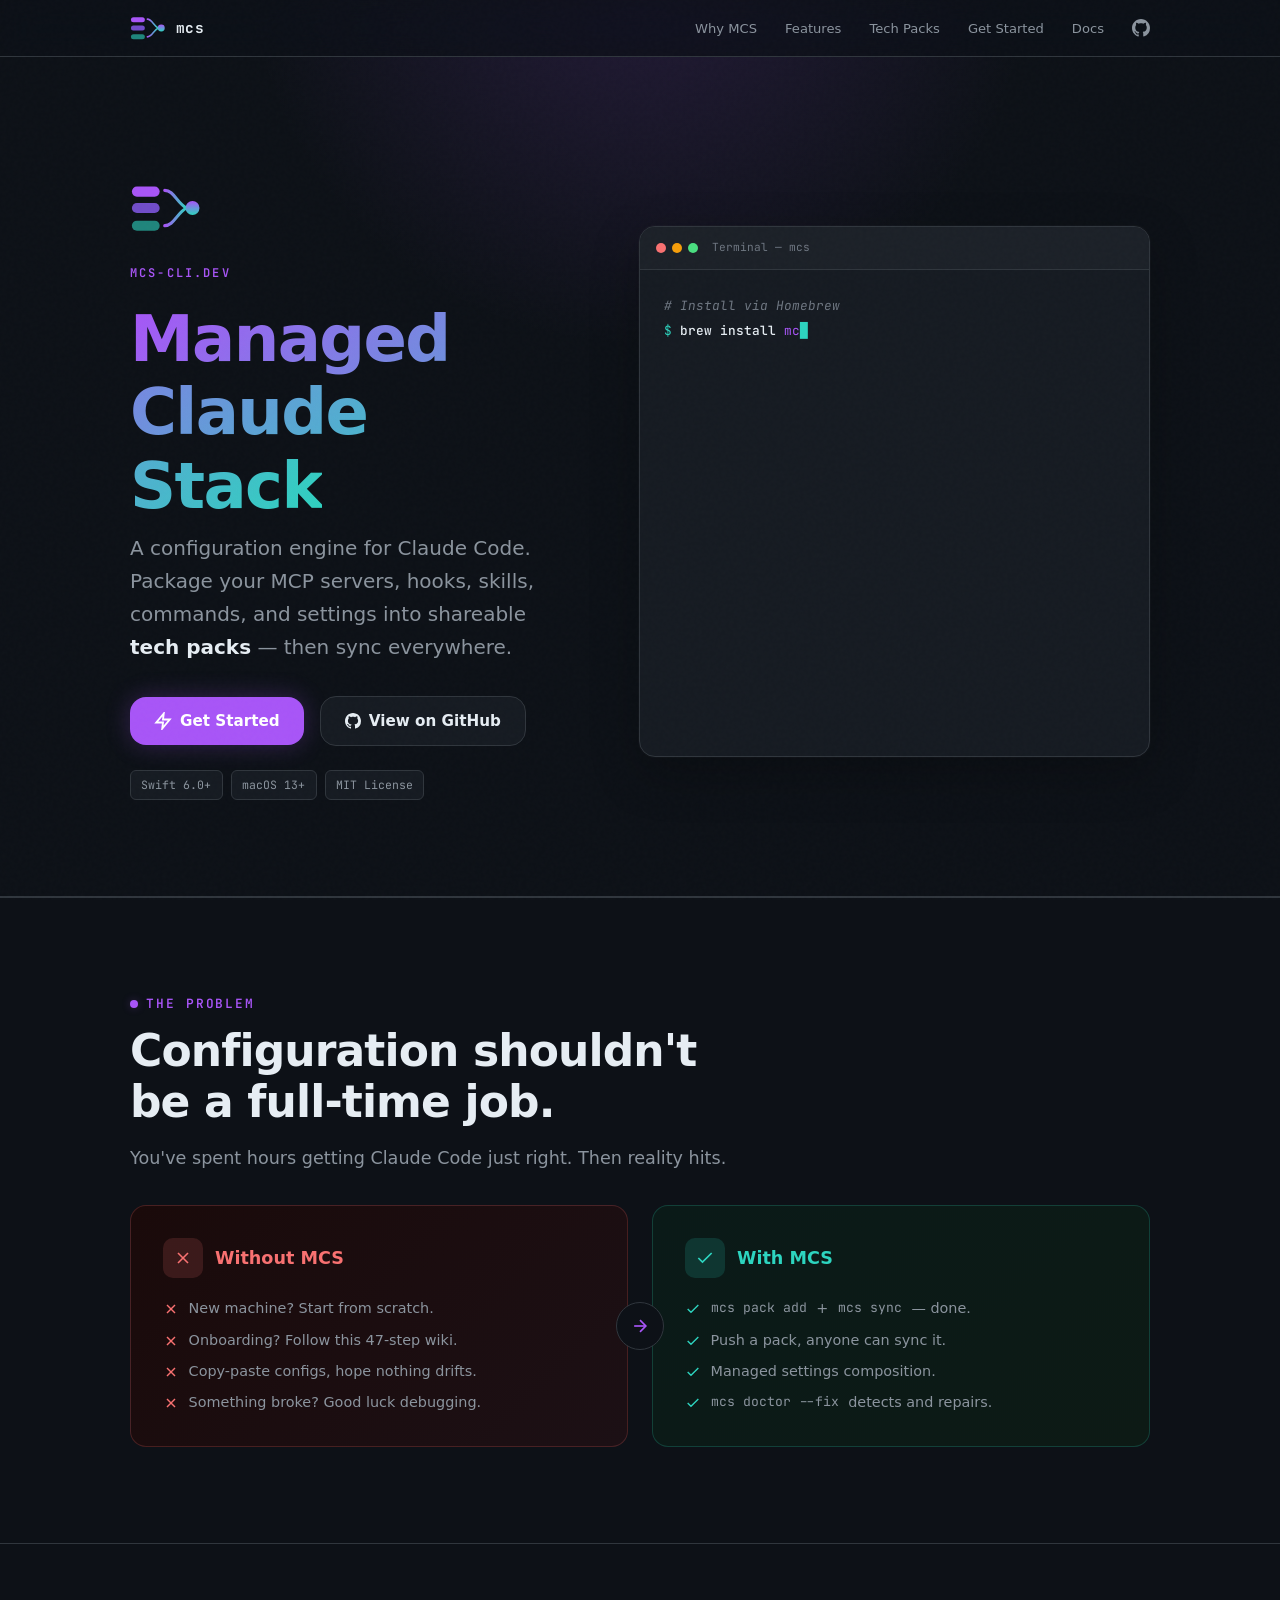
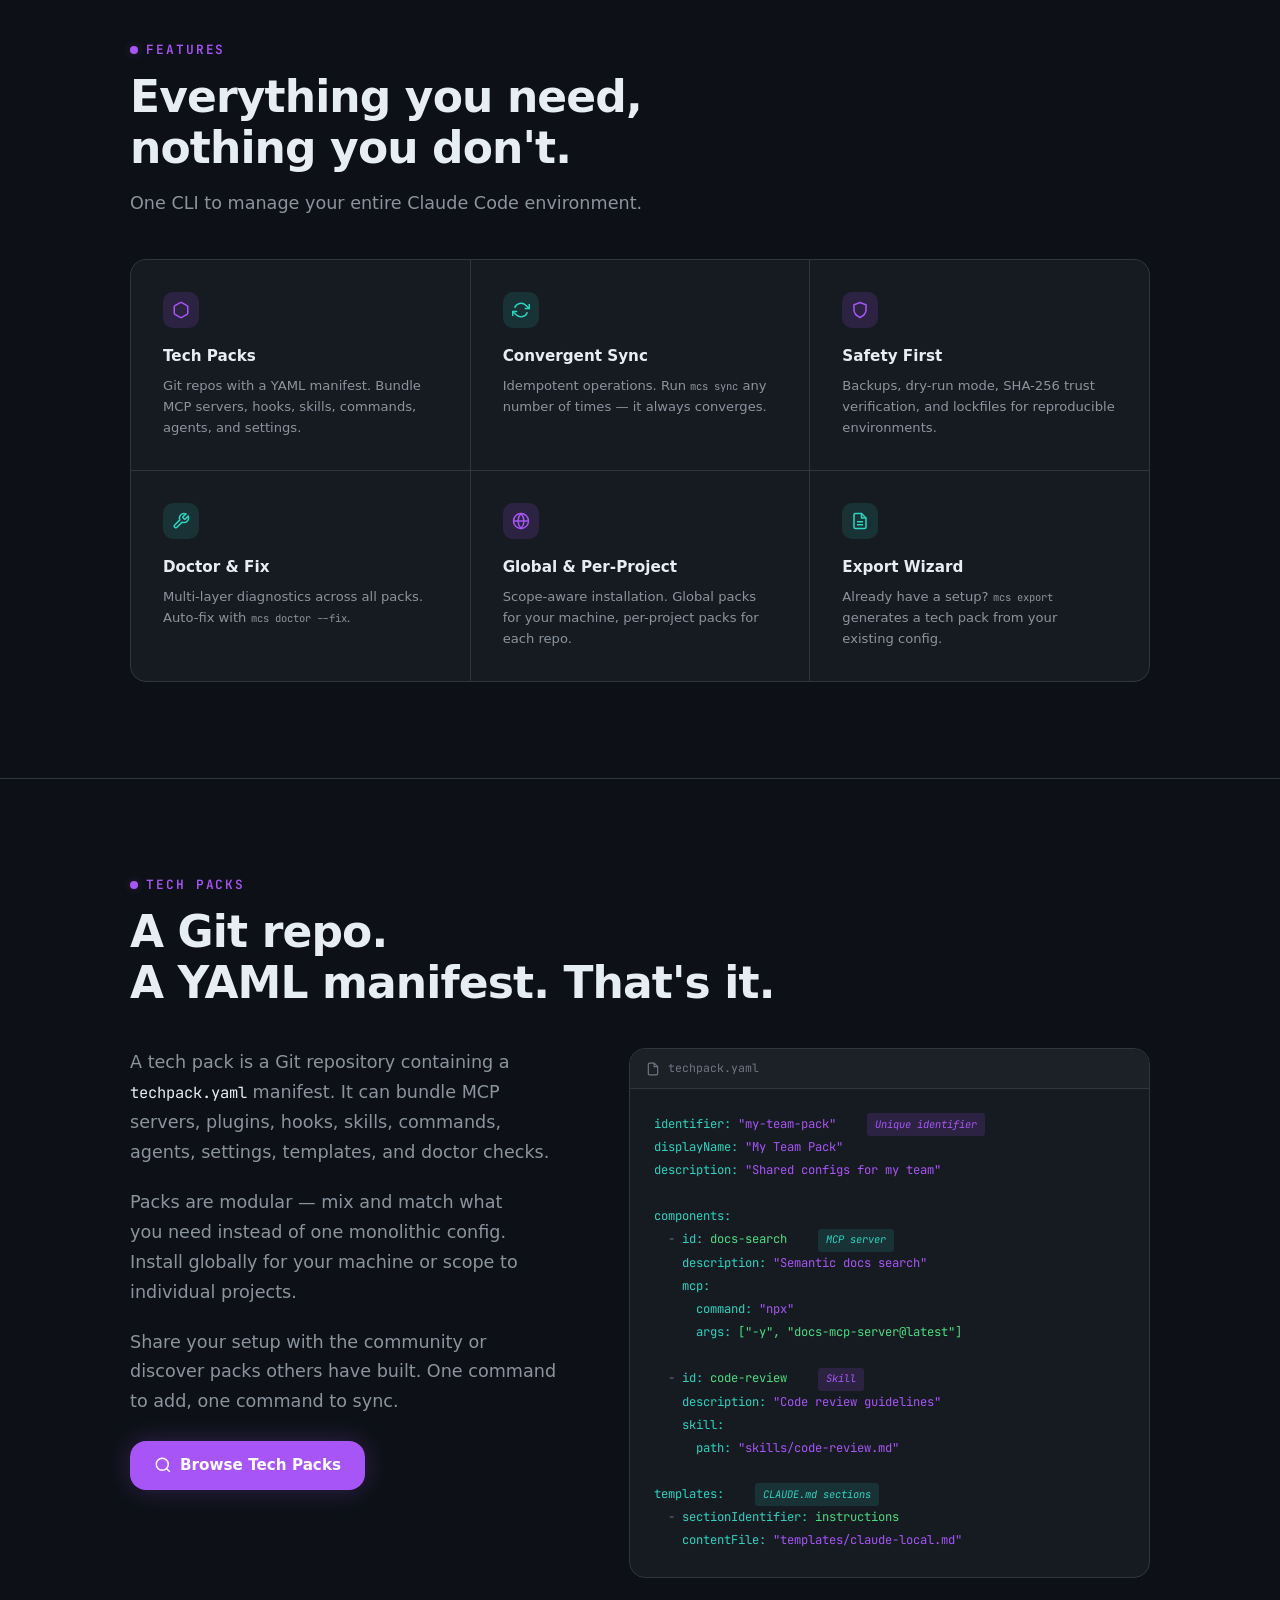
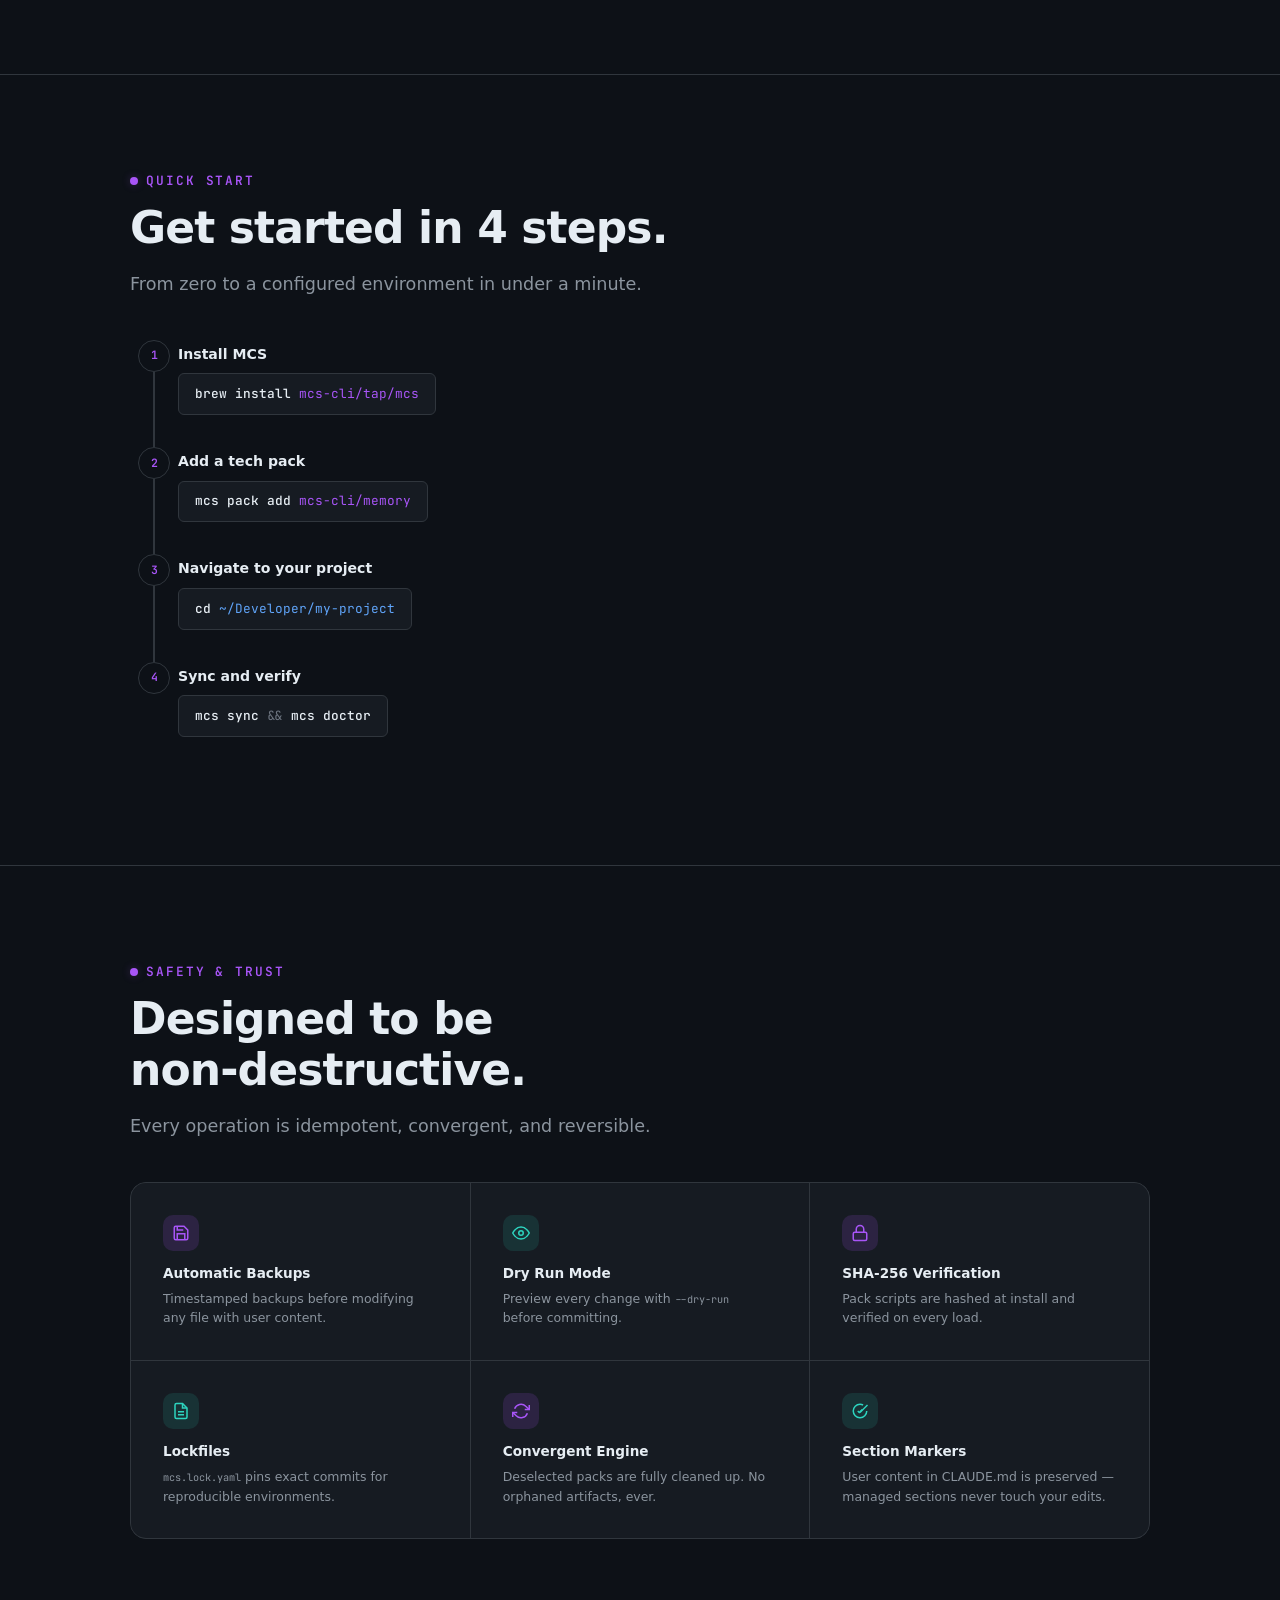
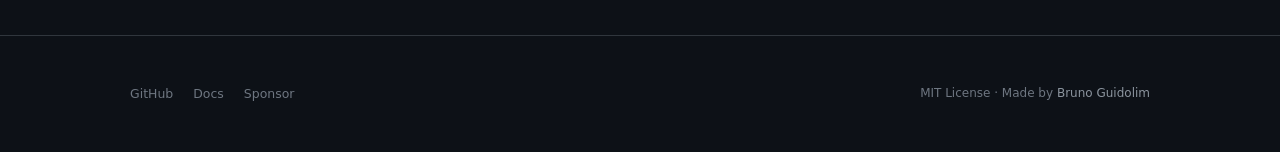
<file: index.html>
<!DOCTYPE html>
<html lang="en">
<head>
<meta charset="UTF-8">
<meta name="viewport" content="width=device-width, initial-scale=1.0">
<title>MCS — Managed Claude Stack</title>
<meta name="description" content="Package your Claude Code MCP servers, hooks, skills, and settings into shareable tech packs. Sync across machines and teams in seconds. Like Ansible for AI dev.">
<meta name="keywords" content="Claude Code, MCP servers, AI development, configuration management, tech packs, CLI tools, developer tools, Anthropic, Claude, hooks, plugins, macOS">
<meta name="author" content="Bruno Guidolim">
<meta name="theme-color" content="#0d1117">
<meta property="og:title" content="MCS — Managed Claude Stack">
<meta property="og:description" content="Package your Claude Code MCP servers, hooks, skills, and settings into shareable tech packs. Sync across machines and teams in seconds. Like Ansible for AI dev.">
<meta property="og:type" content="website">
<meta property="og:url" content="https://mcs-cli.dev">
<meta property="og:site_name" content="MCS">
<meta property="og:image" content="https://mcs-cli.dev/assets/og-image.png">
<meta property="og:image:width" content="2048">
<meta property="og:image:height" content="2048">
<meta name="twitter:card" content="summary">
<meta name="twitter:title" content="MCS — Managed Claude Stack">
<meta name="twitter:description" content="Package your Claude Code MCP servers, hooks, skills, and settings into shareable tech packs. Sync across machines and teams in seconds. Like Ansible for AI dev.">
<meta name="twitter:image" content="https://mcs-cli.dev/assets/og-image.png">
<link rel="canonical" href="https://mcs-cli.dev">
<link rel="icon" type="image/svg+xml" href="assets/favicon.svg">
<link rel="preconnect" href="https://api.fontshare.com">
<link rel="preconnect" href="https://fonts.googleapis.com">
<link rel="preconnect" href="https://fonts.gstatic.com" crossorigin>
<link href="https://api.fontshare.com/v2/css?f[]=general-sans@400,500,600,700&f[]=satoshi@400,500,700,900&display=swap" rel="stylesheet">
<link href="https://fonts.googleapis.com/css2?family=JetBrains+Mono:wght@400;500;600;700&display=swap" rel="stylesheet">
<link rel="stylesheet" href="css/style.css">
<script src="https://cdn.telemetrydeck.com/websdk/telemetrydeck.min.js" data-app-id="3FEA8C20-0C56-4803-AB19-223CDAF5975E"></script>
<noscript><style>.fade-in{opacity:1;transform:none}.terminal-body{visibility:visible}</style></noscript>
<script type="application/ld+json">
{
  "@context": "https://schema.org",
  "@type": "SoftwareApplication",
  "name": "MCS",
  "alternateName": "Managed Claude Stack",
  "description": "A configuration engine for Claude Code. Package MCP servers, hooks, skills, commands, and settings into shareable tech packs.",
  "applicationCategory": "DeveloperApplication",
  "operatingSystem": "macOS",
  "url": "https://mcs-cli.dev",
  "codeRepository": "https://github.com/mcs-cli/mcs",
  "license": "https://opensource.org/licenses/MIT",
  "programmingLanguage": "Swift"
}
</script>
</head>
<body>
<nav class="nav"><div class="nav-inner"><a href="/" class="nav-brand"><svg width="36" height="24" viewBox="0 0 54 38" fill="none"><defs><linearGradient id="nav-gv" x1="0" y1="0" x2="0" y2="1"><stop offset="0%" stop-color="#a855f7"/><stop offset="100%" stop-color="#2dd4bf"/></linearGradient><linearGradient id="nav-gh" x1="0" y1="0" x2="1" y2="0"><stop offset="0%" stop-color="#a855f7"/><stop offset="100%" stop-color="#2dd4bf"/></linearGradient></defs><rect x="0" y="2" width="22" height="8" rx="4" fill="#a855f7"/><rect x="0" y="15" width="22" height="8" rx="4" fill="#8b5cf6" opacity="0.8"/><rect x="0" y="29" width="22" height="8" rx="4" fill="#2dd4bf" opacity="0.6"/><path d="M26 5 C33 5,35 14,43 19 C35 24,33 33,26 33" fill="none" stroke="url(#nav-gh)" stroke-width="2.5" stroke-linecap="round"/><circle cx="48" cy="19" r="5.5" fill="url(#nav-gv)"/></svg>mcs</a><div class="nav-links"><a href="#problem">Why MCS</a><a href="#features">Features</a><a href="#techpack">Tech Packs</a><a href="#quickstart">Get Started</a><a href="https://github.com/mcs-cli/mcs/tree/main/docs" target="_blank" rel="noopener">Docs</a><a href="https://github.com/mcs-cli/mcs" target="_blank" rel="noopener" class="nav-gh"><svg viewBox="0 0 24 24" fill="currentColor"><path d="M12 0C5.37 0 0 5.37 0 12c0 5.31 3.435 9.795 8.205 11.385.6.105.825-.255.825-.57 0-.285-.015-1.23-.015-2.235-3.015.555-3.795-.735-4.035-1.41-.135-.345-.72-1.41-1.23-1.695-.42-.225-1.02-.78-.015-.795.945-.015 1.62.87 1.845 1.23 1.08 1.815 2.805 1.305 3.495.99.105-.78.42-1.305.765-1.605-2.67-.3-5.46-1.335-5.46-5.925 0-1.305.465-2.385 1.23-3.225-.12-.3-.54-1.53.12-3.18 0 0 1.005-.315 3.3 1.23.96-.27 1.98-.405 3-.405s2.04.135 3 .405c2.295-1.56 3.3-1.23 3.3-1.23.66 1.65.24 2.88.12 3.18.765.84 1.23 1.905 1.23 3.225 0 4.605-2.805 5.625-5.475 5.925.435.375.81 1.095.81 2.22 0 1.605-.015 2.895-.015 3.3 0 .315.225.69.825.57A12.02 12.02 0 0024 12c0-6.63-5.37-12-12-12z"/></svg></a></div></div></nav>

<section class="hero"><div class="container"><div class="hero-grid"><div class="hero-text">
<div class="hero-logo fade-in"><svg width="72" height="48" viewBox="0 0 54 38" fill="none"><defs><linearGradient id="hero-gv" x1="0" y1="0" x2="0" y2="1"><stop offset="0%" stop-color="#a855f7"/><stop offset="100%" stop-color="#2dd4bf"/></linearGradient><linearGradient id="hero-gh" x1="0" y1="0" x2="1" y2="0"><stop offset="0%" stop-color="#a855f7"/><stop offset="100%" stop-color="#2dd4bf"/></linearGradient></defs><rect x="0" y="2" width="22" height="8" rx="4" fill="#a855f7"/><rect x="0" y="15" width="22" height="8" rx="4" fill="#8b5cf6" opacity="0.8"/><rect x="0" y="29" width="22" height="8" rx="4" fill="#2dd4bf" opacity="0.6"/><path d="M26 5 C33 5,35 14,43 19 C35 24,33 33,26 33" fill="none" stroke="url(#hero-gh)" stroke-width="2.5" stroke-linecap="round"/><circle cx="48" cy="19" r="5.5" fill="url(#hero-gv)"/></svg></div>
<div class="hero-eyebrow fade-in fade-in-delay-1">mcs-cli.dev</div>
<h1 class="fade-in fade-in-delay-2"><span>Managed Claude Stack</span></h1>
<p class="hero-tagline fade-in fade-in-delay-3">A configuration engine for Claude Code. Package your MCP servers, hooks, skills, commands, and settings into shareable <strong style="color:var(--text-primary)">tech packs</strong> — then sync everywhere.</p>
<div class="hero-actions fade-in fade-in-delay-4">
<a href="#quickstart" class="btn-primary"><svg width="18" height="18" viewBox="0 0 24 24" fill="none" stroke="currentColor" stroke-width="2.5"><path d="M13 2L3 14h9l-1 8 10-12h-9l1-8z"/></svg>Get Started</a>
<a href="https://github.com/mcs-cli/mcs" target="_blank" rel="noopener" class="btn-secondary"><svg width="16" height="16" viewBox="0 0 24 24" fill="currentColor"><path d="M12 0C5.37 0 0 5.37 0 12c0 5.31 3.435 9.795 8.205 11.385.6.105.825-.255.825-.57 0-.285-.015-1.23-.015-2.235-3.015.555-3.795-.735-4.035-1.41-.135-.345-.72-1.41-1.23-1.695-.42-.225-1.02-.78-.015-.795.945-.015 1.62.87 1.845 1.23 1.08 1.815 2.805 1.305 3.495.99.105-.78.42-1.305.765-1.605-2.67-.3-5.46-1.335-5.46-5.925 0-1.305.465-2.385 1.23-3.225-.12-.3-.54-1.53.12-3.18 0 0 1.005-.315 3.3 1.23.96-.27 1.98-.405 3-.405s2.04.135 3 .405c2.295-1.56 3.3-1.23 3.3-1.23.66 1.65.24 2.88.12 3.18.765.84 1.23 1.905 1.23 3.225 0 4.605-2.805 5.625-5.475 5.925.435.375.81 1.095.81 2.22 0 1.605-.015 2.895-.015 3.3 0 .315.225.69.825.57A12.02 12.02 0 0024 12c0-6.63-5.37-12-12-12z"/></svg>View on GitHub</a>
</div>
<div class="hero-badges fade-in fade-in-delay-4"><span class="hero-badge">Swift 6.0+</span><span class="hero-badge">macOS 13+</span><span class="hero-badge">MIT License</span></div>
</div>

<div class="terminal fade-in fade-in-delay-2"><div class="terminal-bar"><span class="terminal-dot"></span><span class="terminal-dot"></span><span class="terminal-dot"></span><span class="terminal-title">Terminal — mcs</span></div>
<div class="terminal-body"><span class="t-comment"># Install via Homebrew</span>
<span class="t-prompt">$</span> <span class="t-cmd">brew install</span> <span class="t-arg">mcs-cli/tap/mcs</span>

<span class="t-comment"># Add a tech pack</span>
<span class="t-prompt">$</span> <span class="t-cmd">mcs pack add</span> <span class="t-arg">mcs-cli/memory</span>
<span class="t-success">[OK]</span> <span class="t-out">Pack 'Memory' added successfully.</span>

<span class="t-comment"># Sync your project</span>
<span class="t-prompt">$</span> <span class="t-cmd">cd</span> <span class="t-path">~/Developer/my-project</span>
<span class="t-prompt">$</span> <span class="t-cmd">mcs sync</span>
<span class="t-success">[OK]</span> <span class="t-out">Updated .mcs-project</span>

<span class="t-comment"># Verify everything</span>
<span class="t-prompt">$</span> <span class="t-cmd">mcs doctor</span>
<span class="t-success">✓</span> <span class="t-out">Dependencies: </span><span class="t-dim">all installed</span>
<span class="t-success">✓</span> <span class="t-out">MCP Servers: </span><span class="t-dim">registered</span>
<span class="t-success">✓</span> <span class="t-out">Hooks: </span><span class="t-dim">present and executable</span>
<span class="t-success">3 passed</span><span class="t-dim">, 0 issues</span></div></div>
</div></div></section>

<section id="problem"><div class="container">
<div class="section-label fade-in">The Problem</div>
<h2 class="section-title fade-in">Configuration shouldn't<br>be a full-time job.</h2>
<p class="section-desc fade-in">You've spent hours getting Claude Code just right. Then reality hits.</p>
<div class="versus-wrapper fade-in fade-in-delay-2"><div class="versus-grid">
<div class="versus-card versus-card--pain"><h3><div class="versus-icon"><svg width="20" height="20" viewBox="0 0 24 24" fill="none" stroke="currentColor" stroke-width="2"><line x1="18" y1="6" x2="6" y2="18"/><line x1="6" y1="6" x2="18" y2="18"/></svg></div>Without MCS</h3>
<ul class="versus-list">
<li><svg viewBox="0 0 24 24" fill="none" stroke="currentColor" stroke-width="2"><line x1="18" y1="6" x2="6" y2="18"/><line x1="6" y1="6" x2="18" y2="18"/></svg>New machine? Start from scratch.</li>
<li><svg viewBox="0 0 24 24" fill="none" stroke="currentColor" stroke-width="2"><line x1="18" y1="6" x2="6" y2="18"/><line x1="6" y1="6" x2="18" y2="18"/></svg>Onboarding? Follow this 47-step wiki.</li>
<li><svg viewBox="0 0 24 24" fill="none" stroke="currentColor" stroke-width="2"><line x1="18" y1="6" x2="6" y2="18"/><line x1="6" y1="6" x2="18" y2="18"/></svg>Copy-paste configs, hope nothing drifts.</li>
<li><svg viewBox="0 0 24 24" fill="none" stroke="currentColor" stroke-width="2"><line x1="18" y1="6" x2="6" y2="18"/><line x1="6" y1="6" x2="18" y2="18"/></svg>Something broke? Good luck debugging.</li>
</ul></div>
<div class="versus-arrow"><svg width="20" height="20" viewBox="0 0 24 24" fill="none" stroke="currentColor" stroke-width="2"><line x1="5" y1="12" x2="19" y2="12"/><polyline points="12 5 19 12 12 19"/></svg></div>
<div class="versus-card versus-card--gain"><h3><div class="versus-icon"><svg width="20" height="20" viewBox="0 0 24 24" fill="none" stroke="currentColor" stroke-width="2"><polyline points="20 6 9 17 4 12"/></svg></div>With MCS</h3>
<ul class="versus-list">
<li><svg viewBox="0 0 24 24" fill="none" stroke="currentColor" stroke-width="2"><polyline points="20 6 9 17 4 12"/></svg><code style="font-family:var(--mono);font-size:.82rem">mcs pack add</code> + <code style="font-family:var(--mono);font-size:.82rem">mcs sync</code> — done.</li>
<li><svg viewBox="0 0 24 24" fill="none" stroke="currentColor" stroke-width="2"><polyline points="20 6 9 17 4 12"/></svg>Push a pack, anyone can sync it.</li>
<li><svg viewBox="0 0 24 24" fill="none" stroke="currentColor" stroke-width="2"><polyline points="20 6 9 17 4 12"/></svg>Managed settings composition.</li>
<li><svg viewBox="0 0 24 24" fill="none" stroke="currentColor" stroke-width="2"><polyline points="20 6 9 17 4 12"/></svg><code style="font-family:var(--mono);font-size:.82rem">mcs doctor --fix</code> detects and repairs.</li>
</ul></div>
</div></div>
</div></section>

<section id="features"><div class="container">
<div class="section-label fade-in">Features</div>
<h2 class="section-title fade-in">Everything you need,<br>nothing you don't.</h2>
<p class="section-desc fade-in">One CLI to manage your entire Claude Code environment.</p>
<div class="features-grid fade-in fade-in-delay-2">
<div class="feature-cell"><div class="feature-icon feature-icon--purple"><svg width="18" height="18" viewBox="0 0 24 24" fill="none" stroke="currentColor" stroke-width="2"><path d="M21 16V8a2 2 0 00-1-1.73l-7-4a2 2 0 00-2 0l-7 4A2 2 0 003 8v8a2 2 0 001 1.73l7 4a2 2 0 002 0l7-4A2 2 0 0021 16z"/></svg></div><h4>Tech Packs</h4><p>Git repos with a YAML manifest. Bundle MCP servers, hooks, skills, commands, agents, and settings.</p></div>
<div class="feature-cell"><div class="feature-icon feature-icon--teal"><svg width="18" height="18" viewBox="0 0 24 24" fill="none" stroke="currentColor" stroke-width="2"><polyline points="23 4 23 10 17 10"/><polyline points="1 20 1 14 7 14"/><path d="M3.51 9a9 9 0 0114.85-3.36L23 10M1 14l4.64 4.36A9 9 0 0020.49 15"/></svg></div><h4>Convergent Sync</h4><p>Idempotent operations. Run <code style="font-family:var(--mono);font-size:.8em">mcs sync</code> any number of times — it always converges.</p></div>
<div class="feature-cell"><div class="feature-icon feature-icon--purple"><svg width="18" height="18" viewBox="0 0 24 24" fill="none" stroke="currentColor" stroke-width="2"><path d="M12 22s8-4 8-10V5l-8-3-8 3v7c0 6 8 10 8 10z"/></svg></div><h4>Safety First</h4><p>Backups, dry-run mode, SHA-256 trust verification, and lockfiles for reproducible environments.</p></div>
<div class="feature-cell"><div class="feature-icon feature-icon--teal"><svg width="18" height="18" viewBox="0 0 24 24" fill="none" stroke="currentColor" stroke-width="2"><path d="M14.7 6.3a1 1 0 000 1.4l1.6 1.6a1 1 0 001.4 0l3.77-3.77a6 6 0 01-7.94 7.94l-6.91 6.91a2.12 2.12 0 01-3-3l6.91-6.91a6 6 0 017.94-7.94l-3.76 3.76z"/></svg></div><h4>Doctor &amp; Fix</h4><p>Multi-layer diagnostics across all packs. Auto-fix with <code style="font-family:var(--mono);font-size:.8em">mcs doctor --fix</code>.</p></div>
<div class="feature-cell"><div class="feature-icon feature-icon--purple"><svg width="18" height="18" viewBox="0 0 24 24" fill="none" stroke="currentColor" stroke-width="2"><circle cx="12" cy="12" r="10"/><line x1="2" y1="12" x2="22" y2="12"/><path d="M12 2a15.3 15.3 0 014 10 15.3 15.3 0 01-4 10 15.3 15.3 0 01-4-10 15.3 15.3 0 014-10z"/></svg></div><h4>Global &amp; Per-Project</h4><p>Scope-aware installation. Global packs for your machine, per-project packs for each repo.</p></div>
<div class="feature-cell"><div class="feature-icon feature-icon--teal"><svg width="18" height="18" viewBox="0 0 24 24" fill="none" stroke="currentColor" stroke-width="2"><path d="M14 2H6a2 2 0 00-2 2v16a2 2 0 002 2h12a2 2 0 002-2V8z"/><polyline points="14 2 14 8 20 8"/><line x1="16" y1="13" x2="8" y2="13"/><line x1="16" y1="17" x2="8" y2="17"/></svg></div><h4>Export Wizard</h4><p>Already have a setup? <code style="font-family:var(--mono);font-size:.8em">mcs export</code> generates a tech pack from your existing config.</p></div>
</div>
</div></section>

<section id="techpack"><div class="container">
<div class="section-label fade-in">Tech Packs</div>
<h2 class="section-title fade-in">A Git repo.<br>A YAML manifest. That's it.</h2>
<div class="techpack-layout">
<div class="techpack-explainer fade-in">
<p>A tech pack is a Git repository containing a <code style="font-family:var(--mono);font-size:.88em;color:var(--text-primary)">techpack.yaml</code> manifest. It can bundle MCP servers, plugins, hooks, skills, commands, agents, settings, templates, and doctor checks.</p>
<p>Packs are modular — mix and match what you need instead of one monolithic config. Install globally for your machine or scope to individual projects.</p>
<p>Share your setup with the community or discover packs others have built. One command to add, one command to sync.</p>
<div style="margin-top:1.5rem"><a href="https://techpacks.mcs-cli.dev" class="btn-primary"><svg width="18" height="18" viewBox="0 0 24 24" fill="none" stroke="currentColor" stroke-width="2"><circle cx="11" cy="11" r="8"/><line x1="21" y1="21" x2="16.65" y2="16.65"/></svg>Browse Tech Packs</a></div>
</div>
<div class="yaml-block fade-in fade-in-delay-2"><div class="yaml-header"><svg width="14" height="14" viewBox="0 0 24 24" fill="none" stroke="currentColor" stroke-width="2"><path d="M14 2H6a2 2 0 00-2 2v16a2 2 0 002 2h12a2 2 0 002-2V8z"/><polyline points="14 2 14 8 20 8"/></svg>techpack.yaml</div>
<div class="yaml-body"><span class="y-key">identifier:</span> <span class="y-str">"my-team-pack"</span> <span class="y-annotation y-annotation--purple">Unique identifier</span>
<span class="y-key">displayName:</span> <span class="y-str">"My Team Pack"</span>
<span class="y-key">description:</span> <span class="y-str">"Shared configs for my team"</span>

<span class="y-key">components:</span>
  <span class="y-list">-</span> <span class="y-key">id:</span> <span class="y-val">docs-search</span> <span class="y-annotation y-annotation--teal">MCP server</span>
    <span class="y-key">description:</span> <span class="y-str">"Semantic docs search"</span>
    <span class="y-key">mcp:</span>
      <span class="y-key">command:</span> <span class="y-str">"npx"</span>
      <span class="y-key">args:</span> <span class="y-val">["-y", "docs-mcp-server@latest"]</span>

  <span class="y-list">-</span> <span class="y-key">id:</span> <span class="y-val">code-review</span> <span class="y-annotation y-annotation--purple">Skill</span>
    <span class="y-key">description:</span> <span class="y-str">"Code review guidelines"</span>
    <span class="y-key">skill:</span>
      <span class="y-key">path:</span> <span class="y-str">"skills/code-review.md"</span>

<span class="y-key">templates:</span> <span class="y-annotation y-annotation--teal">CLAUDE.md sections</span>
  <span class="y-list">-</span> <span class="y-key">sectionIdentifier:</span> <span class="y-val">instructions</span>
    <span class="y-key">contentFile:</span> <span class="y-str">"templates/claude-local.md"</span></div></div>
</div>
</div></section>

<section id="quickstart"><div class="container">
<div class="section-label fade-in">Quick Start</div>
<h2 class="section-title fade-in">Get started in 4 steps.</h2>
<p class="section-desc fade-in">From zero to a configured environment in under a minute.</p>
<div class="steps">
<div class="step fade-in"><div class="step-indicator"><div class="step-num">1</div><div class="step-line"></div></div><div class="step-content"><div class="step-label">Install MCS</div><div class="step-code"><span class="sc">brew install</span> <span class="sa">mcs-cli/tap/mcs</span></div></div></div>
<div class="step fade-in fade-in-delay-1"><div class="step-indicator"><div class="step-num">2</div><div class="step-line"></div></div><div class="step-content"><div class="step-label">Add a tech pack</div><div class="step-code"><span class="sc">mcs pack add</span> <span class="sa">mcs-cli/memory</span></div></div></div>
<div class="step fade-in fade-in-delay-2"><div class="step-indicator"><div class="step-num">3</div><div class="step-line"></div></div><div class="step-content"><div class="step-label">Navigate to your project</div><div class="step-code"><span class="sc">cd</span> <span class="sp">~/Developer/my-project</span></div></div></div>
<div class="step fade-in fade-in-delay-3"><div class="step-indicator"><div class="step-num">4</div><div class="step-line"></div></div><div class="step-content"><div class="step-label">Sync and verify</div><div class="step-code"><span class="sc">mcs sync</span> <span class="sd">&&</span> <span class="sc">mcs doctor</span></div></div></div>
</div>
</div></section>

<section id="safety"><div class="container">
<div class="section-label fade-in">Safety &amp; Trust</div>
<h2 class="section-title fade-in">Designed to be<br>non-destructive.</h2>
<p class="section-desc fade-in">Every operation is idempotent, convergent, and reversible.</p>
<div class="safety-grid fade-in fade-in-delay-2">
<div class="safety-item"><div class="safety-icon safety-icon--purple"><svg width="18" height="18" viewBox="0 0 24 24" fill="none" stroke="currentColor" stroke-width="2"><path d="M19 21H5a2 2 0 01-2-2V5a2 2 0 012-2h11l5 5v11a2 2 0 01-2 2z"/><polyline points="17 21 17 13 7 13 7 21"/><polyline points="7 3 7 8 15 8"/></svg></div><h4>Automatic Backups</h4><p>Timestamped backups before modifying any file with user content.</p></div>
<div class="safety-item"><div class="safety-icon safety-icon--teal"><svg width="18" height="18" viewBox="0 0 24 24" fill="none" stroke="currentColor" stroke-width="2"><path d="M1 12s4-8 11-8 11 8 11 8-4 8-11 8-11-8-11-8z"/><circle cx="12" cy="12" r="3"/></svg></div><h4>Dry Run Mode</h4><p>Preview every change with <code style="font-family:var(--mono);font-size:.82em">--dry-run</code> before committing.</p></div>
<div class="safety-item"><div class="safety-icon safety-icon--purple"><svg width="18" height="18" viewBox="0 0 24 24" fill="none" stroke="currentColor" stroke-width="2"><rect x="3" y="11" width="18" height="11" rx="2" ry="2"/><path d="M7 11V7a5 5 0 0110 0v4"/></svg></div><h4>SHA-256 Verification</h4><p>Pack scripts are hashed at install and verified on every load.</p></div>
<div class="safety-item"><div class="safety-icon safety-icon--teal"><svg width="18" height="18" viewBox="0 0 24 24" fill="none" stroke="currentColor" stroke-width="2"><path d="M14 2H6a2 2 0 00-2 2v16a2 2 0 002 2h12a2 2 0 002-2V8z"/><polyline points="14 2 14 8 20 8"/><line x1="16" y1="13" x2="8" y2="13"/><line x1="16" y1="17" x2="8" y2="17"/></svg></div><h4>Lockfiles</h4><p><code style="font-family:var(--mono);font-size:.82em">mcs.lock.yaml</code> pins exact commits for reproducible environments.</p></div>
<div class="safety-item"><div class="safety-icon safety-icon--purple"><svg width="18" height="18" viewBox="0 0 24 24" fill="none" stroke="currentColor" stroke-width="2"><polyline points="23 4 23 10 17 10"/><polyline points="1 20 1 14 7 14"/><path d="M3.51 9a9 9 0 0114.85-3.36L23 10M1 14l4.64 4.36A9 9 0 0020.49 15"/></svg></div><h4>Convergent Engine</h4><p>Deselected packs are fully cleaned up. No orphaned artifacts, ever.</p></div>
<div class="safety-item"><div class="safety-icon safety-icon--teal"><svg width="18" height="18" viewBox="0 0 24 24" fill="none" stroke="currentColor" stroke-width="2"><path d="M9 12l2 2 4-4"/><path d="M21 12c0 4.97-4.03 9-9 9s-9-4.03-9-9 4.03-9 9-9c1.48 0 2.88.36 4.11 1"/><polyline points="22 4 12 14.01"/></svg></div><h4>Section Markers</h4><p>User content in CLAUDE.md is preserved — managed sections never touch your edits.</p></div>
</div>
</div></section>

<footer class="site-footer"><div class="container"><div class="footer-inner">
<div class="footer-left"><div class="footer-links"><a href="https://github.com/mcs-cli/mcs" target="_blank" rel="noopener">GitHub</a><a href="https://github.com/mcs-cli/mcs/tree/main/docs" target="_blank" rel="noopener">Docs</a><a href="https://github.com/sponsors/bguidolim" target="_blank" rel="noopener">Sponsor</a></div></div>
<div class="footer-right">MIT License · Made by <a href="https://github.com/bguidolim" target="_blank" rel="noopener">Bruno Guidolim</a></div>
</div></div></footer>

<script src="js/main.js"></script>
</body>
</html>
</file>
<file: css/style.css>
*,*::before,*::after{box-sizing:border-box;margin:0;padding:0}
html{-webkit-font-smoothing:antialiased;-moz-osx-font-smoothing:grayscale;text-rendering:optimizeLegibility;scroll-behavior:smooth;scroll-padding-top:5rem}
body{min-height:100dvh;line-height:1.6;font-family:'General Sans','Satoshi',system-ui,sans-serif;color:#e6edf3;background:#0d1117;overflow-x:hidden}
:root{--bg:#0d1117;--bg-elevated:#161b22;--bg-card:#1c2128;--bg-card-hover:#21262d;--border:#30363d;--border-bright:#484f58;--text-primary:#e6edf3;--text-secondary:#8b949e;--text-muted:#6e7681;--purple:#a855f7;--purple-dim:#7c3aed;--purple-glow:rgba(168,85,247,0.15);--purple-glow-strong:rgba(168,85,247,0.25);--teal:#2dd4bf;--teal-dim:#14b8a6;--teal-glow:rgba(45,212,191,0.12);--amber:#f59e0b;--red:#f87171;--green:#4ade80;--blue:#60a5fa;--mono:'JetBrains Mono','Fira Code',monospace;--sans:'General Sans','Satoshi',system-ui,sans-serif;--heading:'Satoshi','General Sans',system-ui,sans-serif;--radius-sm:6px;--radius-md:10px;--radius-lg:16px;--transition:200ms cubic-bezier(0.16,1,0.3,1)}
::selection{background:var(--purple-glow-strong);color:var(--text-primary)}
img,picture,svg{display:block;max-width:100%}
h1,h2,h3{text-wrap:balance;line-height:1.15}
p,li{text-wrap:pretty}
a{color:var(--purple);text-decoration:none;transition:color var(--transition)}
a:hover{color:var(--teal)}
@media(prefers-reduced-motion:reduce){*,*::before,*::after{animation-duration:.01ms!important;transition-duration:.01ms!important;scroll-behavior:auto!important}}

/* Nav */
.nav{position:fixed;top:0;left:0;right:0;z-index:100;background:rgba(13,17,23,0.8);backdrop-filter:blur(16px) saturate(180%);-webkit-backdrop-filter:blur(16px) saturate(180%);border-bottom:1px solid var(--border)}
.nav-inner{max-width:1100px;margin:0 auto;padding:0 clamp(1rem,4vw,2.5rem);height:56px;display:flex;align-items:center;justify-content:space-between}
.nav-brand{display:flex;align-items:center;gap:.6rem;font-family:var(--mono);font-weight:700;font-size:.9rem;color:var(--text-primary);letter-spacing:.04em}
.nav-brand svg{display:inline-block}
.nav-links{display:flex;align-items:center;gap:1.75rem}
.nav-links a{font-size:.82rem;font-weight:500;color:var(--text-secondary);transition:color var(--transition)}
.nav-links a:hover{color:var(--text-primary)}
.nav-gh{display:flex;align-items:center;gap:.4rem;color:var(--text-secondary)!important}
.nav-gh svg{width:18px;height:18px}
@media(max-width:640px){.nav-links a:not(.nav-gh){display:none}}

/* Layout */
.container{max-width:1100px;margin:0 auto;padding:0 clamp(1rem,4vw,2.5rem)}
section{padding:clamp(3rem,8vw,6rem) 0;position:relative}
section+section{border-top:1px solid var(--border)}

/* Animations */
.fade-in{opacity:0;transform:translateY(24px);transition:opacity .7s ease-out,transform .7s ease-out}
.fade-in.visible{opacity:1;transform:translateY(0)}
.fade-in-delay-1{transition-delay:.1s}
.fade-in-delay-2{transition-delay:.2s}
.fade-in-delay-3{transition-delay:.3s}
.fade-in-delay-4{transition-delay:.4s}

/* Section headers */
.section-label{font-family:var(--mono);font-size:clamp(.7rem,.65rem + .25vw,.8rem);font-weight:600;letter-spacing:.15em;text-transform:uppercase;color:var(--purple);margin-bottom:.75rem;display:flex;align-items:center;gap:.5rem}
.section-label::before{content:'';display:inline-block;width:8px;height:8px;border-radius:50%;background:var(--purple);box-shadow:0 0 8px var(--purple-glow-strong)}
.section-title{font-family:var(--heading);font-size:clamp(1.75rem,1.2rem + 2vw,2.75rem);font-weight:900;color:var(--text-primary);margin-bottom:1rem;letter-spacing:-.02em}
.section-desc{font-size:clamp(.95rem,.85rem + .5vw,1.1rem);color:var(--text-secondary);max-width:600px;line-height:1.7}

/* Hero */
.hero{padding:calc(56px + clamp(4rem,10vw,8rem)) 0 clamp(3rem,8vw,6rem);position:relative;overflow:hidden;border-bottom:1px solid var(--border)}
.hero::before{content:'';position:absolute;top:-50%;left:50%;transform:translateX(-50%);width:800px;height:800px;background:radial-gradient(ellipse at center,var(--purple-glow) 0%,transparent 70%);pointer-events:none;z-index:0}
.hero-grid{display:grid;grid-template-columns:1fr 1.15fr;gap:clamp(2rem,5vw,4rem);align-items:center;position:relative;z-index:1}
@media(max-width:860px){.hero-grid{grid-template-columns:1fr;text-align:center}}
.hero-eyebrow{font-family:var(--mono);font-size:.75rem;font-weight:600;letter-spacing:.18em;text-transform:uppercase;color:var(--purple);margin-bottom:1.25rem}
.hero-logo{margin-bottom:1.5rem}
.hero-logo svg{display:inline-block}
@media(max-width:860px){.hero-logo{display:flex;justify-content:center}}
.hero h1{font-family:var(--heading);font-size:clamp(2.25rem,1rem + 4.5vw,4rem);font-weight:900;color:var(--text-primary);letter-spacing:-.025em;margin-bottom:.5rem}
.hero h1 span{background:linear-gradient(135deg,var(--purple),var(--teal));-webkit-background-clip:text;-webkit-text-fill-color:transparent;background-clip:text}
.hero-tagline{font-size:clamp(1rem,.85rem + .6vw,1.25rem);color:var(--text-secondary);max-width:500px;margin-bottom:2rem;line-height:1.65}
@media(max-width:860px){.hero-tagline{margin-inline:auto}}
.hero-actions{display:flex;align-items:center;gap:1rem;flex-wrap:wrap}
@media(max-width:860px){.hero-actions{justify-content:center}}

/* Buttons */
.btn-primary{display:inline-flex;align-items:center;gap:.5rem;padding:.75rem 1.5rem;border-radius:var(--radius-lg);background:var(--purple);color:#fff;font-weight:600;font-size:.95rem;border:none;cursor:pointer;transition:all var(--transition);box-shadow:0 0 24px var(--purple-glow-strong)}
.btn-primary:hover{background:var(--purple-dim);color:#fff;transform:translateY(-1px);box-shadow:0 4px 32px var(--purple-glow-strong)}
.btn-primary svg{width:18px;height:18px;display:inline}
.btn-secondary{display:inline-flex;align-items:center;gap:.5rem;padding:.75rem 1.5rem;border-radius:var(--radius-lg);background:var(--bg-elevated);color:var(--text-primary);font-weight:600;font-size:.95rem;border:1px solid var(--border);cursor:pointer;transition:all var(--transition)}
.btn-secondary:hover{background:var(--bg-card);border-color:var(--border-bright);color:var(--text-primary)}
.btn-secondary svg{width:16px;height:16px}

/* Hero badges */
.hero-badges{display:flex;flex-wrap:wrap;gap:.5rem;margin-top:1.5rem}
@media(max-width:860px){.hero-badges{justify-content:center}}
.hero-badge{font-family:var(--mono);font-size:.72rem;padding:.3rem .65rem;border-radius:var(--radius-sm);border:1px solid var(--border);color:var(--text-secondary);background:var(--bg-elevated)}

/* Terminal */
.terminal{border-radius:var(--radius-lg);border:1px solid var(--border);background:var(--bg-elevated);overflow:hidden;box-shadow:0 16px 48px rgba(0,0,0,0.25),0 0 0 1px rgba(255,255,255,0.02);text-align:left}
.terminal-bar{display:flex;align-items:center;gap:6px;padding:12px 16px;background:var(--bg-card);border-bottom:1px solid var(--border)}
.terminal-dot{width:10px;height:10px;border-radius:50%}
.terminal-dot:nth-child(1){background:#f87171}
.terminal-dot:nth-child(2){background:#f59e0b}
.terminal-dot:nth-child(3){background:#4ade80}
.terminal-title{margin-left:8px;font-family:var(--mono);font-size:.7rem;color:var(--text-muted)}
.terminal-body{padding:clamp(1rem,3vw,1.5rem);font-family:var(--mono);font-size:clamp(.7rem,.63rem + .3vw,.8rem);line-height:1.9;overflow:hidden;white-space:pre-wrap;word-wrap:break-word;min-height:14em;visibility:hidden}
.terminal-body.animated{visibility:visible}
.t-prompt{color:var(--teal)}.t-cmd{color:var(--text-primary);font-weight:500}.t-arg{color:var(--purple)}.t-comment{color:var(--text-muted);font-style:italic}.t-out{color:var(--text-secondary)}.t-info{color:var(--blue)}.t-success{color:var(--green)}.t-path{color:var(--blue)}.t-dim{color:var(--text-muted)}
.terminal-cursor{display:inline;color:var(--teal);font-weight:700;animation:cursor-blink 1.06s step-end infinite}
@keyframes cursor-blink{0%,100%{opacity:1}50%{opacity:0}}

/* Versus cards */
.versus-wrapper{position:relative}
.versus-grid{display:grid;grid-template-columns:1fr 1fr;gap:1.5rem;margin-top:2rem}
@media(max-width:700px){.versus-grid{grid-template-columns:1fr}}
.versus-card{border-radius:var(--radius-lg);padding:clamp(1.5rem,3vw,2rem);position:relative;overflow:hidden}
.versus-card--pain{background:linear-gradient(135deg,#1a0a0a,#1c1015);border:1px solid rgba(248,113,113,0.2)}
.versus-card--gain{background:linear-gradient(135deg,#0a1a18,#0d1a15);border:1px solid rgba(45,212,191,0.2)}
.versus-card h3{display:flex;align-items:center;gap:.75rem;font-size:1.1rem;font-weight:600;margin-bottom:1.25rem}
.versus-card--pain h3{color:var(--red)}.versus-card--gain h3{color:var(--teal)}
.versus-icon{width:40px;height:40px;border-radius:var(--radius-md);display:flex;align-items:center;justify-content:center;flex-shrink:0}
.versus-card--pain .versus-icon{background:rgba(248,113,113,0.15);color:var(--red)}
.versus-card--gain .versus-icon{background:rgba(45,212,191,0.15);color:var(--teal)}
.versus-list{list-style:none;display:flex;flex-direction:column;gap:.6rem}
.versus-list li{display:flex;align-items:flex-start;gap:.6rem;font-size:.9rem;color:var(--text-secondary);line-height:1.5}
.versus-list li svg{flex-shrink:0;width:16px;height:16px;margin-top:3px}
.versus-card--pain .versus-list li svg{color:var(--red)}.versus-card--gain .versus-list li svg{color:var(--teal)}
.versus-arrow{display:none}
@media(min-width:701px){.versus-arrow{display:flex;align-items:center;justify-content:center;position:absolute;left:50%;top:50%;transform:translate(-50%,-50%);z-index:2;width:48px;height:48px;border-radius:50%;background:var(--bg);border:1px solid var(--border);color:var(--purple)}}

/* Features grid */
.features-grid{display:grid;grid-template-columns:repeat(3,1fr);gap:1px;margin-top:2.5rem;background:var(--border);border-radius:var(--radius-lg);overflow:hidden;border:1px solid var(--border)}
@media(max-width:860px){.features-grid{grid-template-columns:repeat(2,1fr)}}
@media(max-width:540px){.features-grid{grid-template-columns:1fr}}
.feature-cell{background:var(--bg-elevated);padding:clamp(1.5rem,3vw,2rem);transition:background .25s var(--transition)}
.feature-cell:hover{background:var(--bg-card)}
.feature-icon{width:36px;height:36px;border-radius:var(--radius-md);display:flex;align-items:center;justify-content:center;margin-bottom:1rem}
.feature-icon--purple{background:var(--purple-glow);color:var(--purple)}
.feature-icon--teal{background:var(--teal-glow);color:var(--teal)}
.feature-cell h4{font-size:.95rem;font-weight:600;color:var(--text-primary);margin-bottom:.4rem}
.feature-cell p{font-size:.82rem;color:var(--text-secondary);line-height:1.6}

/* Tech pack section */
.techpack-layout{display:grid;grid-template-columns:1fr 1.2fr;gap:clamp(2rem,5vw,4rem);align-items:start;margin-top:2.5rem}
@media(max-width:860px){.techpack-layout{grid-template-columns:1fr}}
.techpack-explainer h3{font-size:1.05rem;font-weight:600;color:var(--text-primary);margin-bottom:.75rem}
.techpack-explainer p{font-size:clamp(.95rem,.85rem + .5vw,1.1rem);color:var(--text-secondary);line-height:1.7;margin-bottom:1.25rem}
.pack-examples{display:flex;flex-direction:column;gap:.75rem;margin-top:1.5rem}
.pack-example{display:flex;align-items:center;gap:.75rem;padding:.75rem 1rem;border-radius:var(--radius-md);border:1px solid var(--border);background:var(--bg-elevated);transition:all var(--transition);text-decoration:none}
.pack-example:hover{border-color:var(--border-bright);background:var(--bg-card)}
.pack-dot{width:8px;height:8px;border-radius:50%;flex-shrink:0}
.pack-dot--purple{background:var(--purple)}.pack-dot--teal{background:var(--teal)}.pack-dot--blue{background:var(--blue)}
.pack-name{font-family:var(--mono);font-size:.78rem;font-weight:500;color:var(--text-primary)}
.pack-desc{font-size:.78rem;color:var(--text-muted);margin-left:auto}
@media(max-width:540px){.pack-desc{display:none}}

/* YAML block */
.yaml-block{border-radius:var(--radius-lg);border:1px solid var(--border);background:var(--bg-elevated);overflow:hidden}
.yaml-header{display:flex;align-items:center;gap:.5rem;padding:10px 16px;background:var(--bg-card);border-bottom:1px solid var(--border);font-family:var(--mono);font-size:.72rem;color:var(--text-muted)}
.yaml-body{padding:clamp(1rem,3vw,1.5rem);font-family:var(--mono);font-size:clamp(.68rem,.6rem + .3vw,.76rem);line-height:1.9;overflow-x:auto;white-space:pre}
.y-key{color:var(--teal)}.y-str{color:var(--purple)}.y-val{color:var(--green)}.y-list{color:var(--text-muted)}
.y-annotation{display:inline-block;margin-left:1.5rem;padding:.1rem .5rem;border-radius:3px;font-size:.65rem;font-style:italic}
.y-annotation--purple{background:var(--purple-glow);color:var(--purple)}
.y-annotation--teal{background:var(--teal-glow);color:var(--teal)}

/* Steps */
.steps{display:flex;flex-direction:column;margin-top:2.5rem;max-width:640px}
.step{display:grid;grid-template-columns:48px 1fr}
.step-indicator{display:flex;flex-direction:column;align-items:center}
.step-num{width:32px;height:32px;border-radius:50%;border:1.5px solid var(--border);display:flex;align-items:center;justify-content:center;font-family:var(--mono);font-size:.72rem;font-weight:600;color:var(--purple);background:var(--bg);position:relative;z-index:1}
.step-line{width:1.5px;flex:1;background:var(--border)}
.step:last-child .step-line{display:none}
.step-content{padding:.2rem 0 2rem 0}
.step-label{font-size:.88rem;font-weight:600;color:var(--text-primary);margin-bottom:.5rem}
.step-code{font-family:var(--mono);font-size:.8rem;padding:.6rem 1rem;border-radius:var(--radius-sm);background:var(--bg-elevated);border:1px solid var(--border);display:inline-block}
.sc{color:var(--text-primary);font-weight:500}.sa{color:var(--purple)}.sp{color:var(--blue)}.sd{color:var(--text-muted)}

/* Safety grid */
.safety-grid{display:grid;grid-template-columns:repeat(3,1fr);gap:1px;margin-top:2.5rem;background:var(--border);border-radius:var(--radius-lg);overflow:hidden;border:1px solid var(--border)}
@media(max-width:860px){.safety-grid{grid-template-columns:repeat(2,1fr)}}
@media(max-width:540px){.safety-grid{grid-template-columns:1fr}}
.safety-item{padding:clamp(1.5rem,3vw,2rem);border-radius:0;border:none;background:var(--bg-elevated);transition:background .25s var(--transition)}
.safety-item:hover{background:var(--bg-card)}
.safety-icon{width:36px;height:36px;border-radius:var(--radius-md);display:flex;align-items:center;justify-content:center;margin-bottom:.75rem}
.safety-icon--purple{background:var(--purple-glow);color:var(--purple)}
.safety-icon--teal{background:var(--teal-glow);color:var(--teal)}
.safety-item h4{font-size:.85rem;font-weight:600;color:var(--text-primary);margin-bottom:.3rem}
.safety-item p{font-size:.78rem;color:var(--text-secondary);line-height:1.55}

/* Coming soon */
.coming-soon-banner{margin-top:2.5rem;padding:clamp(2rem,5vw,3rem);border-radius:var(--radius-lg);border:1px dashed var(--border);background:linear-gradient(160deg,var(--purple-glow),transparent 50%);text-align:center}
.coming-soon-banner h3{font-family:var(--heading);font-size:clamp(1.2rem,1rem + 1vw,1.6rem);font-weight:700;color:var(--text-primary);margin-bottom:.75rem}
.coming-soon-banner p{font-size:.9rem;color:var(--text-secondary);max-width:520px;margin:0 auto;line-height:1.7}

/* Footer */
.site-footer{padding:3rem 0;border-top:1px solid var(--border)}
.footer-inner{display:flex;align-items:center;justify-content:space-between;flex-wrap:wrap;gap:1rem}
.footer-left{display:flex;align-items:center;gap:1.5rem;flex-wrap:wrap}
.footer-links{display:flex;gap:1.25rem}
.footer-links a{font-size:.78rem;color:var(--text-muted)}
.footer-links a:hover{color:var(--text-primary)}
.footer-right{font-size:.75rem;color:var(--text-muted)}
.footer-right a{color:var(--text-secondary)}

/* Film grain overlay */
body::after{content:'';position:fixed;inset:0;pointer-events:none;z-index:9999;opacity:.018;background-image:url("data:image/svg+xml,%3Csvg viewBox='0 0 256 256' xmlns='http://www.w3.org/2000/svg'%3E%3Cfilter id='n'%3E%3CfeTurbulence type='fractalNoise' baseFrequency='0.9' numOctaves='4' stitchTiles='stitch'/%3E%3C/filter%3E%3Crect width='100%25' height='100%25' filter='url(%23n)'/%3E%3C/svg%3E")}
</file>
